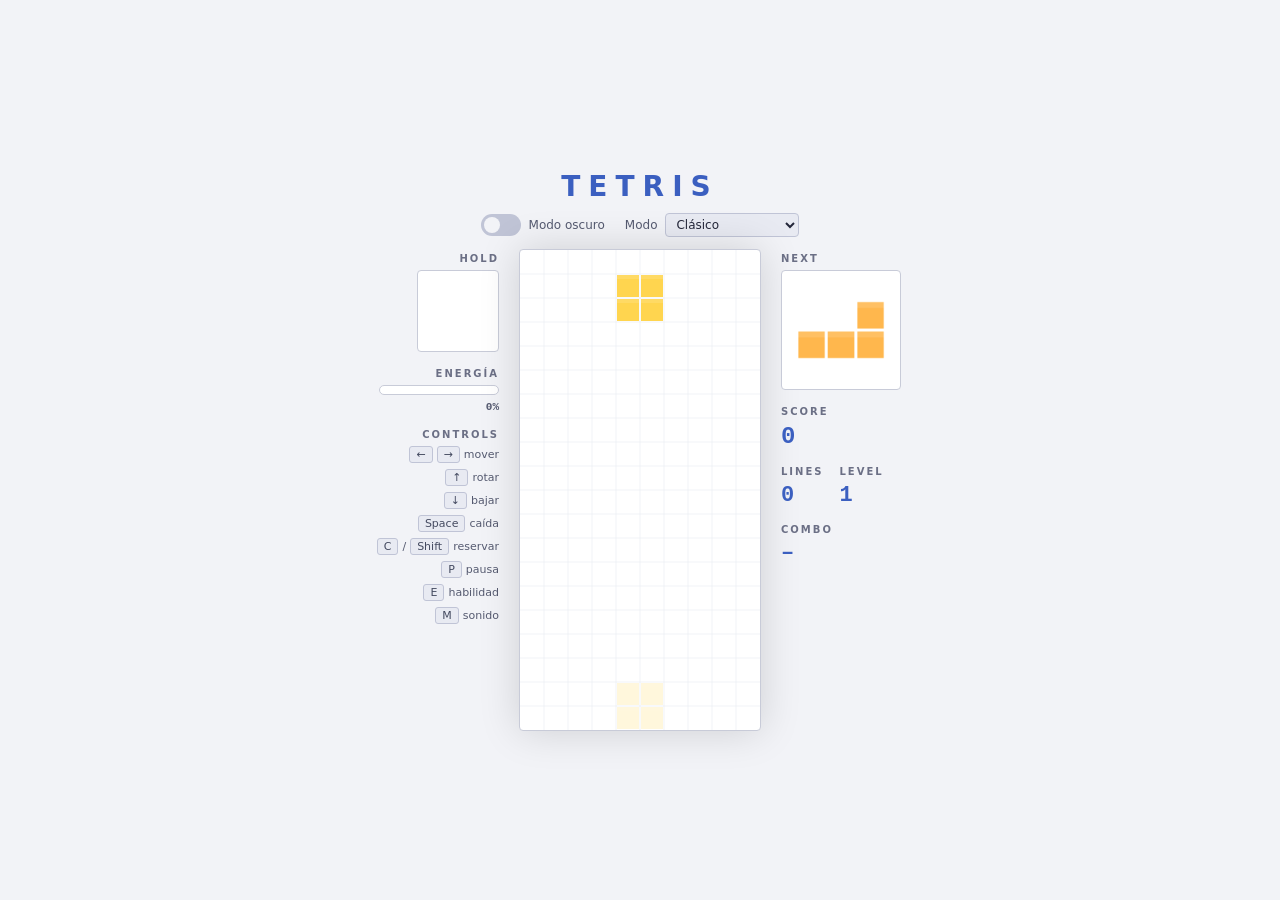
<file: index.html>
<!DOCTYPE html>
<html lang="es">
<head>
  <meta charset="UTF-8" />
  <meta name="viewport" content="width=device-width, initial-scale=1.0" />
  <title>Tetris</title>
  <link rel="stylesheet" href="style.css" />
</head>
<body>
  <h1 class="title">TETRIS</h1>
  <div class="toolbar">
    <label class="theme-toggle">
      <input type="checkbox" id="theme-toggle" role="switch" checked />
      <span>Modo oscuro</span>
    </label>
    <label class="mode-picker">
      <span>Modo</span>
      <select id="mode-select" aria-label="Modo de juego">
        <option value="">Clásico</option>
        <!-- Los retos se añaden desde game.js a partir de CHALLENGES (rules.js) -->
      </select>
    </label>
  </div>
  <div class="wrapper">
    <div class="game-container">
      <aside class="panel panel-left">
        <div class="panel-section">
          <span class="label">HOLD</span>
          <canvas id="hold-canvas" width="80" height="80"></canvas>
        </div>

        <div class="panel-section energy" id="energy-section">
          <span class="label">ENERGÍA</span>
          <div class="energy-bar"><div class="energy-fill" id="energy-fill"></div></div>
          <span class="energy-label" id="energy-label">0%</span>
        </div>

        <div class="panel-section controls">
          <span class="label">CONTROLS</span>
          <ul>
            <li><kbd>←</kbd><kbd>→</kbd> mover</li>
            <li><kbd>↑</kbd> rotar</li>
            <li><kbd>↓</kbd> bajar</li>
            <li><kbd>Space</kbd> caída</li>
            <li><kbd>C</kbd>/<kbd>Shift</kbd> reservar</li>
            <li><kbd>P</kbd> pausa</li>
            <li><kbd>E</kbd> habilidad</li>
            <li><kbd>M</kbd> sonido</li>
          </ul>
        </div>
      </aside>

      <canvas id="board" width="240" height="480"></canvas>

      <aside class="panel panel-right">
        <div class="panel-section">
          <span class="label">NEXT</span>
          <canvas id="next-canvas" width="80" height="80"></canvas>
        </div>

        <div class="panel-section">
          <span class="label">SCORE</span>
          <span class="value" id="score">0</span>
        </div>

        <div class="stat-row">
          <div class="panel-section">
            <span class="label">LINES</span>
            <span class="value" id="lines">0</span>
          </div>
          <div class="panel-section">
            <span class="label">LEVEL</span>
            <span class="value" id="level">1</span>
          </div>
        </div>

        <div class="panel-section">
          <span class="label">COMBO</span>
          <span class="value" id="combo">–</span>
        </div>

        <div class="panel-section" id="goal-section" hidden>
          <span class="label">OBJETIVO</span>
          <span class="goal" id="goal"></span>
          <span class="value" id="timer">0:00</span>
        </div>
      </aside>
    </div>

    <div id="ability-overlay" class="overlay hidden">
      <div class="overlay-box">
        <p id="ability-title">ELIGE UNA HABILIDAD</p>
        <div id="ability-list"></div>
        <p class="ability-hint"><kbd>1</kbd> <kbd>2</kbd> <kbd>3</kbd> elegir · <kbd>Esc</kbd> cancelar</p>
      </div>
    </div>

    <div id="overlay" class="overlay hidden">
      <div class="overlay-box">
        <p id="overlay-title">GAME OVER</p>
        <p id="overlay-score"></p>
        <button id="restart-btn">Reiniciar</button>
      </div>
    </div>
  </div>

  <script>
    // Aplica el tema antes de pintar para evitar parpadeo
    (function () {
      var t = null;
      try { t = localStorage.getItem('theme'); } catch (e) {}
      if (t !== 'light' && t !== 'dark') {
        t = window.matchMedia && matchMedia('(prefers-color-scheme: light)').matches ? 'light' : 'dark';
      }
      document.documentElement.setAttribute('data-theme', t);
    })();
  </script>
  <script src="rules.js"></script>
  <script src="game.js"></script>
</body>
</html>
</file>
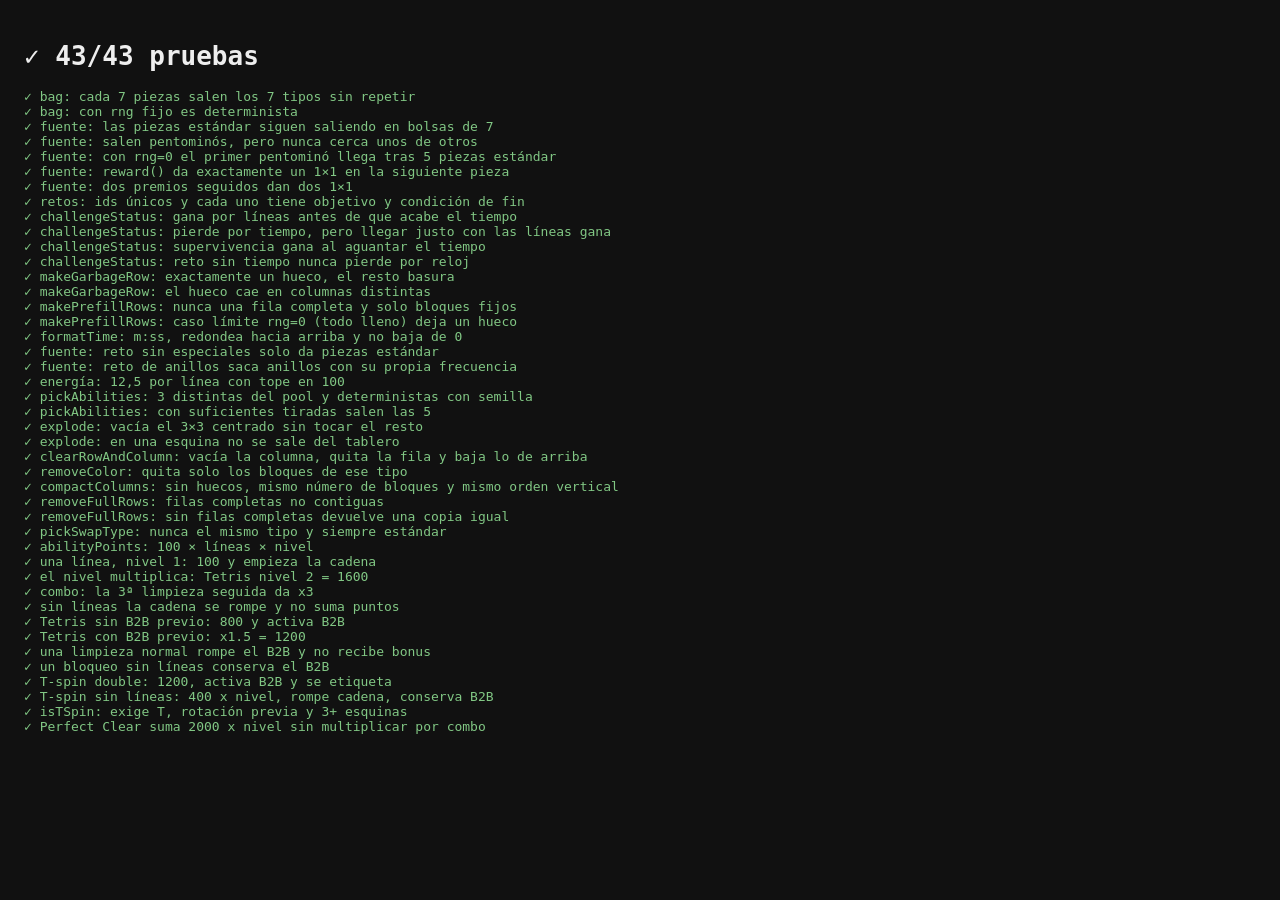
<file: tests.html>
<!DOCTYPE html>
<html lang="es">
<head>
  <meta charset="UTF-8" />
  <title>Tetris — pruebas</title>
</head>
<body>
  <script src="rules.js"></script>
  <script src="tests.js"></script>
</body>
</html>
</file>
<file: style.css>
*, *::before, *::after {
  box-sizing: border-box;
  margin: 0;
  padding: 0;
}

/* ---- Temas ---- */
:root {
  --bg: #0f0f17;
  --text: #e0e0e0;
  --accent: #7aa2f7;
  --accent-hover: #9bbdff;
  --board-bg: #1a1a25;
  --border: #2a2a3a;
  --grid: #22222e;
  --label: #555570;
  --muted: #888;
  --kbd-bg: #22223a;
  --kbd-border: #3a3a5a;
  --kbd-text: #aaa;
  --overlay-bg: rgba(10, 10, 20, 0.75);
  --danger: #e57373;
  --btn-text: #0f0f17;
  --shadow: rgba(0, 0, 0, 0.6);
}

[data-theme="light"] {
  --bg: #f2f3f7;
  --text: #24273a;
  --accent: #3b5fc0;
  --accent-hover: #2f4ea3;
  --board-bg: #ffffff;
  --border: #c8cbd8;
  --grid: #e3e5ee;
  --label: #6b6f85;
  --muted: #555a70;
  --kbd-bg: #e8eaf2;
  --kbd-border: #c0c4d6;
  --kbd-text: #444a60;
  --overlay-bg: rgba(242, 243, 247, 0.8);
  --danger: #c62828;
  --btn-text: #ffffff;
  --shadow: rgba(0, 0, 0, 0.15);
}

body {
  background: var(--bg);
  color: var(--text);
  font-family: system-ui, -apple-system, sans-serif;
  display: flex;
  flex-direction: column;
  align-items: center;
  justify-content: center;
  min-height: 100vh;
  user-select: none;
}

.title {
  font-size: 28px;
  font-weight: 800;
  letter-spacing: 8px;
  color: var(--accent);
  text-align: center;
  margin-bottom: 10px;
}

.wrapper {
  position: relative;
}

.game-container {
  display: flex;
  gap: 20px;
  align-items: flex-start;
}

#board {
  display: block;
  border: 1px solid var(--border);
  background: var(--board-bg);
  border-radius: 4px;
  box-shadow: 0 0 40px var(--shadow);
}

/* ---- Paneles laterales ----
   Mismo ancho a ambos lados para que el tablero quede centrado. */
.panel {
  width: 120px;
  display: flex;
  flex-direction: column;
  gap: 16px;
  padding-top: 4px;
}

.panel-left {
  align-items: flex-end;
  text-align: right;
}

.panel-left .controls li {
  justify-content: flex-end;
}

.stat-row {
  display: flex;
  gap: 16px;
}

.panel-section {
  display: flex;
  flex-direction: column;
  gap: 6px;
}

.label {
  font-size: 10px;
  letter-spacing: 2px;
  color: var(--label);
  font-weight: 600;
}

.value {
  font-family: 'Courier New', Courier, monospace;
  font-size: 22px;
  font-weight: 700;
  color: var(--accent);
  letter-spacing: 1px;
}

#score {
  font-size: 24px;
}

#next-canvas,
#hold-canvas {
  display: block;
  border: 1px solid var(--border);
  background: var(--board-bg);
  border-radius: 4px;
}

/* ---- Controles ---- */
.controls ul {
  list-style: none;
  display: flex;
  flex-direction: column;
  gap: 6px;
}

.controls li {
  font-size: 11px;
  color: var(--muted);
  display: flex;
  align-items: center;
  gap: 4px;
}

kbd {
  background: var(--kbd-bg);
  border: 1px solid var(--kbd-border);
  border-radius: 3px;
  padding: 1px 6px;
  font-size: 11px;
  font-family: inherit;
  color: var(--kbd-text);
}

/* ---- Overlay ---- */
.overlay {
  position: absolute;
  inset: 0;
  display: flex;
  align-items: center;
  justify-content: center;
  background: var(--overlay-bg);
  backdrop-filter: blur(4px);
  border-radius: 4px;
}

.overlay.hidden {
  display: none;
}

.overlay-box {
  text-align: center;
  display: flex;
  flex-direction: column;
  gap: 12px;
  align-items: center;
}

#overlay-title {
  font-size: 28px;
  font-weight: 800;
  letter-spacing: 4px;
  color: var(--danger);
}

#overlay-score {
  font-family: 'Courier New', Courier, monospace;
  font-size: 14px;
  color: var(--accent);
}

#restart-btn {
  margin-top: 8px;
  background: var(--accent);
  color: var(--btn-text);
  border: none;
  border-radius: 6px;
  padding: 10px 28px;
  font-size: 14px;
  font-weight: 700;
  cursor: pointer;
  letter-spacing: 1px;
  transition: background 0.15s;
}

#restart-btn:hover {
  background: var(--accent-hover);
}

/* ---- Barra superior: tema + modo ---- */
.toolbar {
  display: flex;
  align-items: center;
  gap: 20px;
  margin-bottom: 12px;
}

.mode-picker {
  display: flex;
  align-items: center;
  gap: 8px;
  font-size: 12px;
  color: var(--muted);
}

.mode-picker select {
  background: var(--kbd-bg);
  color: var(--text);
  border: 1px solid var(--kbd-border);
  border-radius: 4px;
  padding: 3px 6px;
  font-size: 12px;
  font-family: inherit;
  cursor: pointer;
}

.mode-picker select:focus-visible {
  outline: 2px solid var(--accent);
  outline-offset: 2px;
}

/* El display:flex de .panel-section anularía el atributo hidden */
.panel-section[hidden] {
  display: none;
}

.goal {
  font-size: 11px;
  line-height: 1.3;
  color: var(--muted);
}

#overlay-title.win {
  color: var(--accent);
}

/* ---- Energía y habilidades ---- */
.energy {
  align-self: stretch;
}

.energy-bar {
  height: 10px;
  background: var(--board-bg);
  border: 1px solid var(--border);
  border-radius: 5px;
  overflow: hidden;
}

.energy-fill {
  height: 100%;
  width: 0;
  background: var(--accent);
  transition: width 0.25s;
}

.energy-fill.full {
  animation: energy-pulse 0.9s ease-in-out infinite;
}

@keyframes energy-pulse {
  50% { opacity: 0.45; }
}

.energy-label {
  font-family: 'Courier New', Courier, monospace;
  font-size: 11px;
  font-weight: 700;
  color: var(--muted);
}

#ability-title {
  font-size: 20px;
  font-weight: 800;
  letter-spacing: 3px;
  color: var(--accent);
}

#ability-list {
  display: flex;
  flex-direction: column;
  gap: 8px;
  width: 320px;
}

.ability-btn {
  display: flex;
  align-items: center;
  gap: 10px;
  text-align: left;
  background: var(--kbd-bg);
  color: var(--text);
  border: 1px solid var(--kbd-border);
  border-radius: 6px;
  padding: 10px 12px;
  font-size: 13px;
  font-family: inherit;
  cursor: pointer;
}

.ability-btn:hover {
  border-color: var(--accent);
}

.ability-hint {
  font-size: 11px;
  color: var(--muted);
}

/* ---- Interruptor de tema ---- */
.theme-toggle {
  display: flex;
  align-items: center;
  gap: 8px;
  font-size: 12px;
  color: var(--muted);
  cursor: pointer;
}

.theme-toggle input {
  appearance: none;
  position: relative;
  width: 40px;
  height: 22px;
  margin: 0;
  border-radius: 11px;
  background: var(--kbd-border);
  cursor: pointer;
  transition: background 0.2s;
}

.theme-toggle input::after {
  content: '';
  position: absolute;
  top: 3px;
  left: 3px;
  width: 16px;
  height: 16px;
  border-radius: 50%;
  background: var(--bg);
  transition: transform 0.2s;
}

.theme-toggle input:checked {
  background: var(--accent);
}

.theme-toggle input:checked::after {
  transform: translateX(18px);
}

.theme-toggle input:focus-visible {
  outline: 2px solid var(--accent);
  outline-offset: 2px;
}

/* ---- Pantallas estrechas: tablero arriba, paneles en fila debajo ---- */
@media (max-width: 560px) {
  .game-container {
    flex-wrap: wrap;
    justify-content: center;
  }
  #board {
    order: -1;
    flex-basis: 100%;
    max-width: 240px;
    margin: 0 auto;
  }
  .panel-left {
    align-items: flex-start;
    text-align: left;
  }
  .panel-left .controls li {
    justify-content: flex-start;
  }
}
</file>
